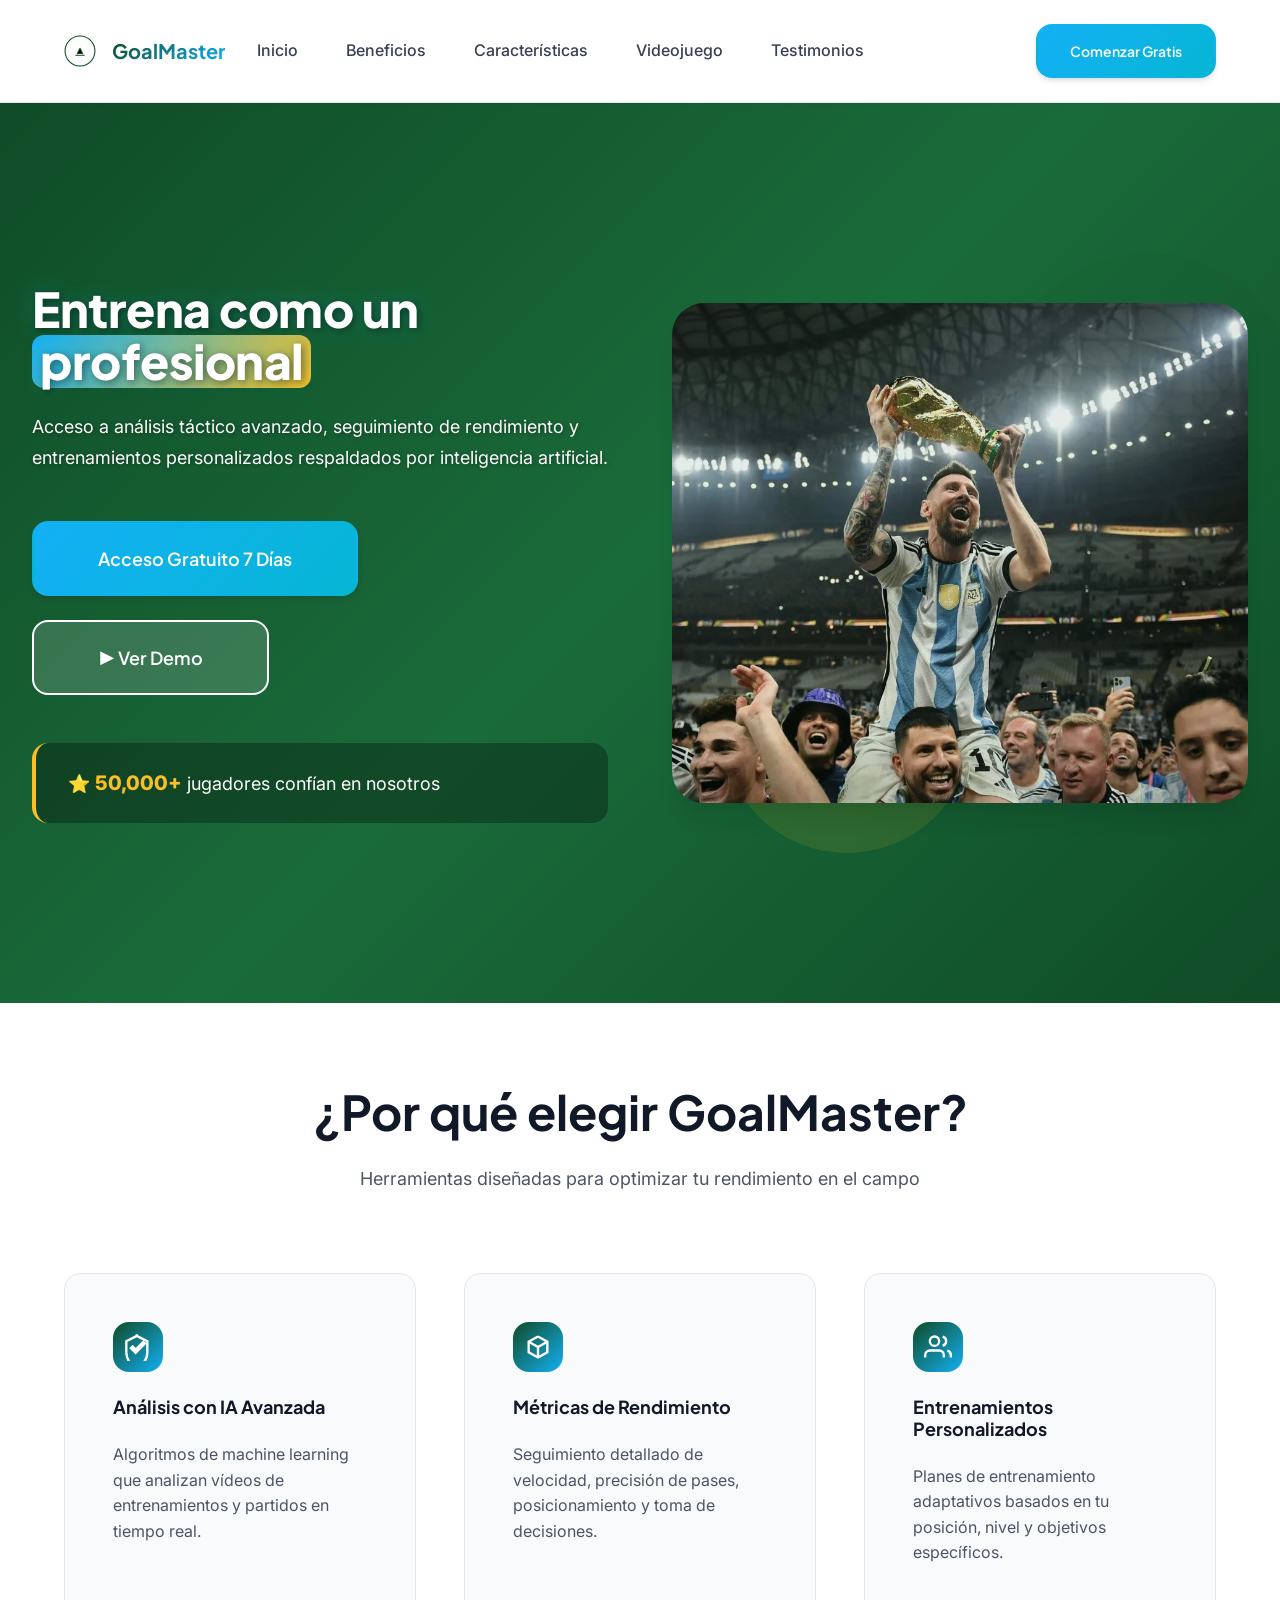
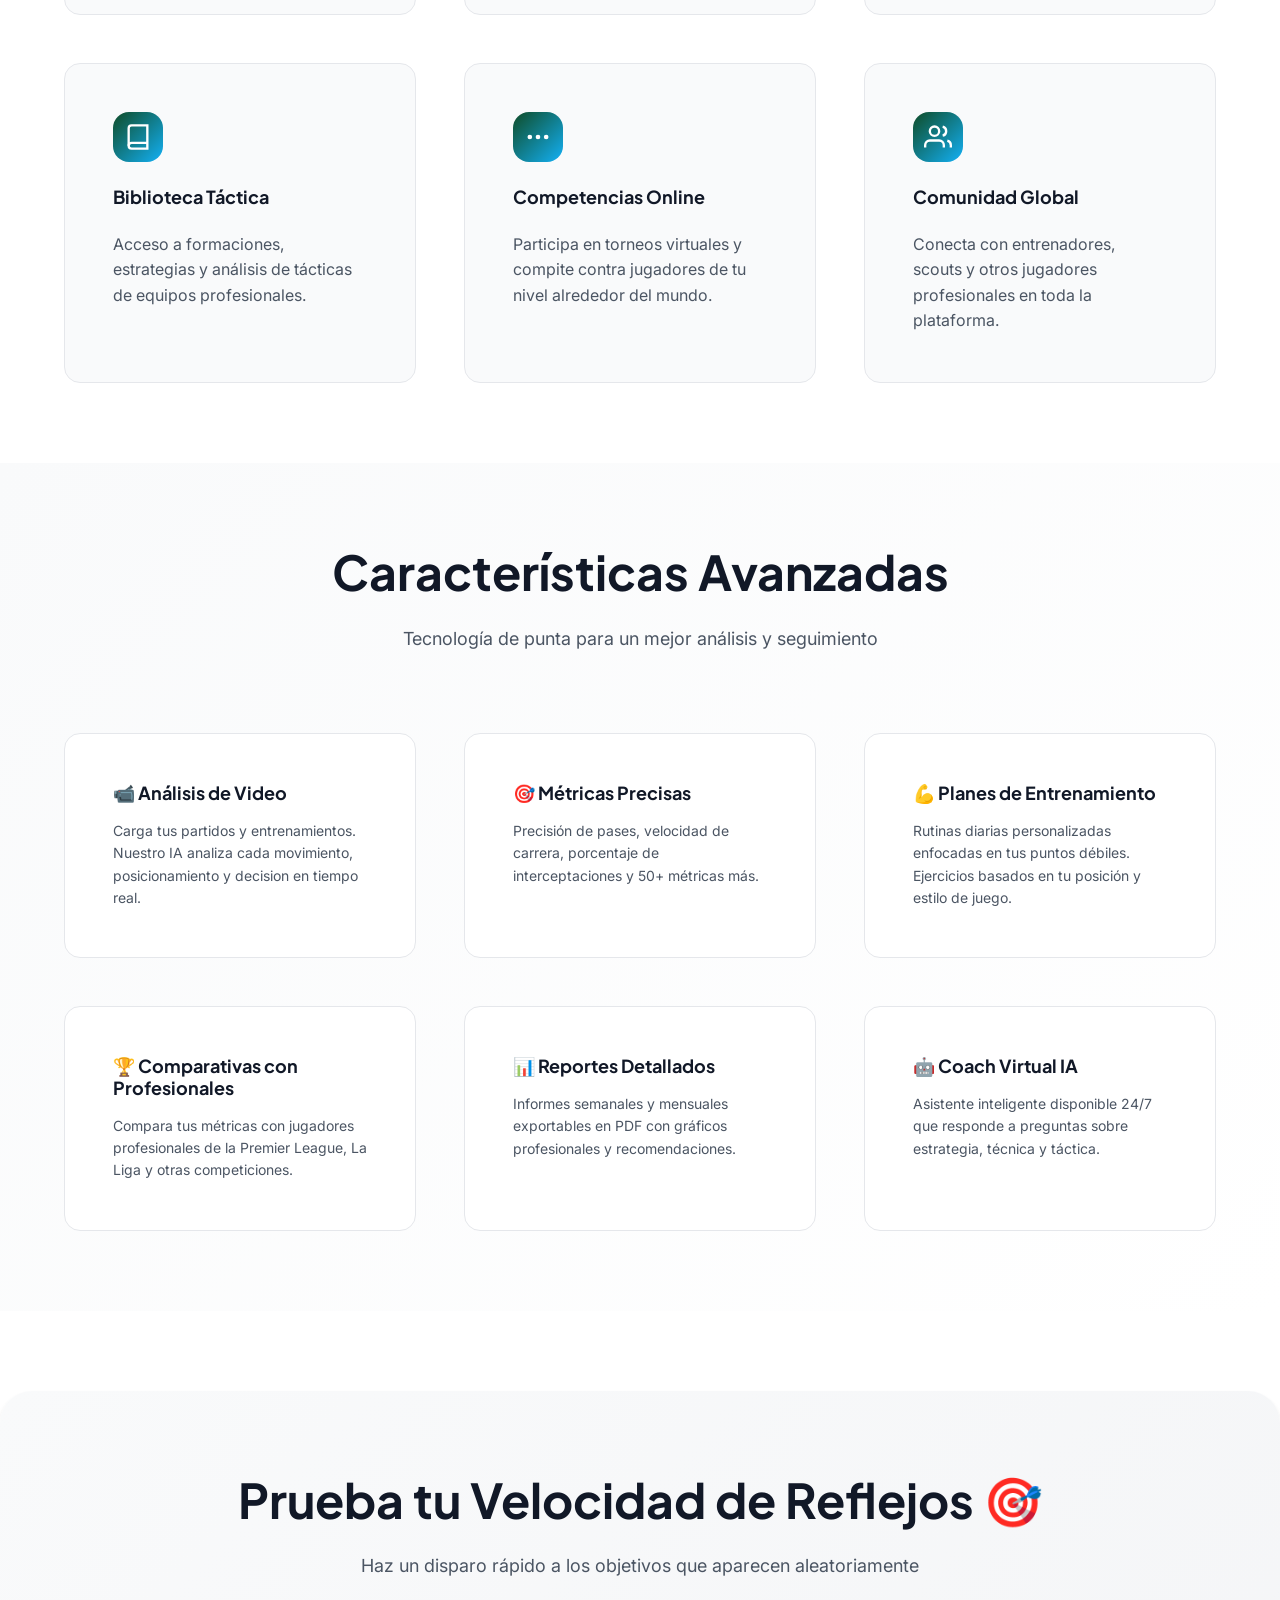
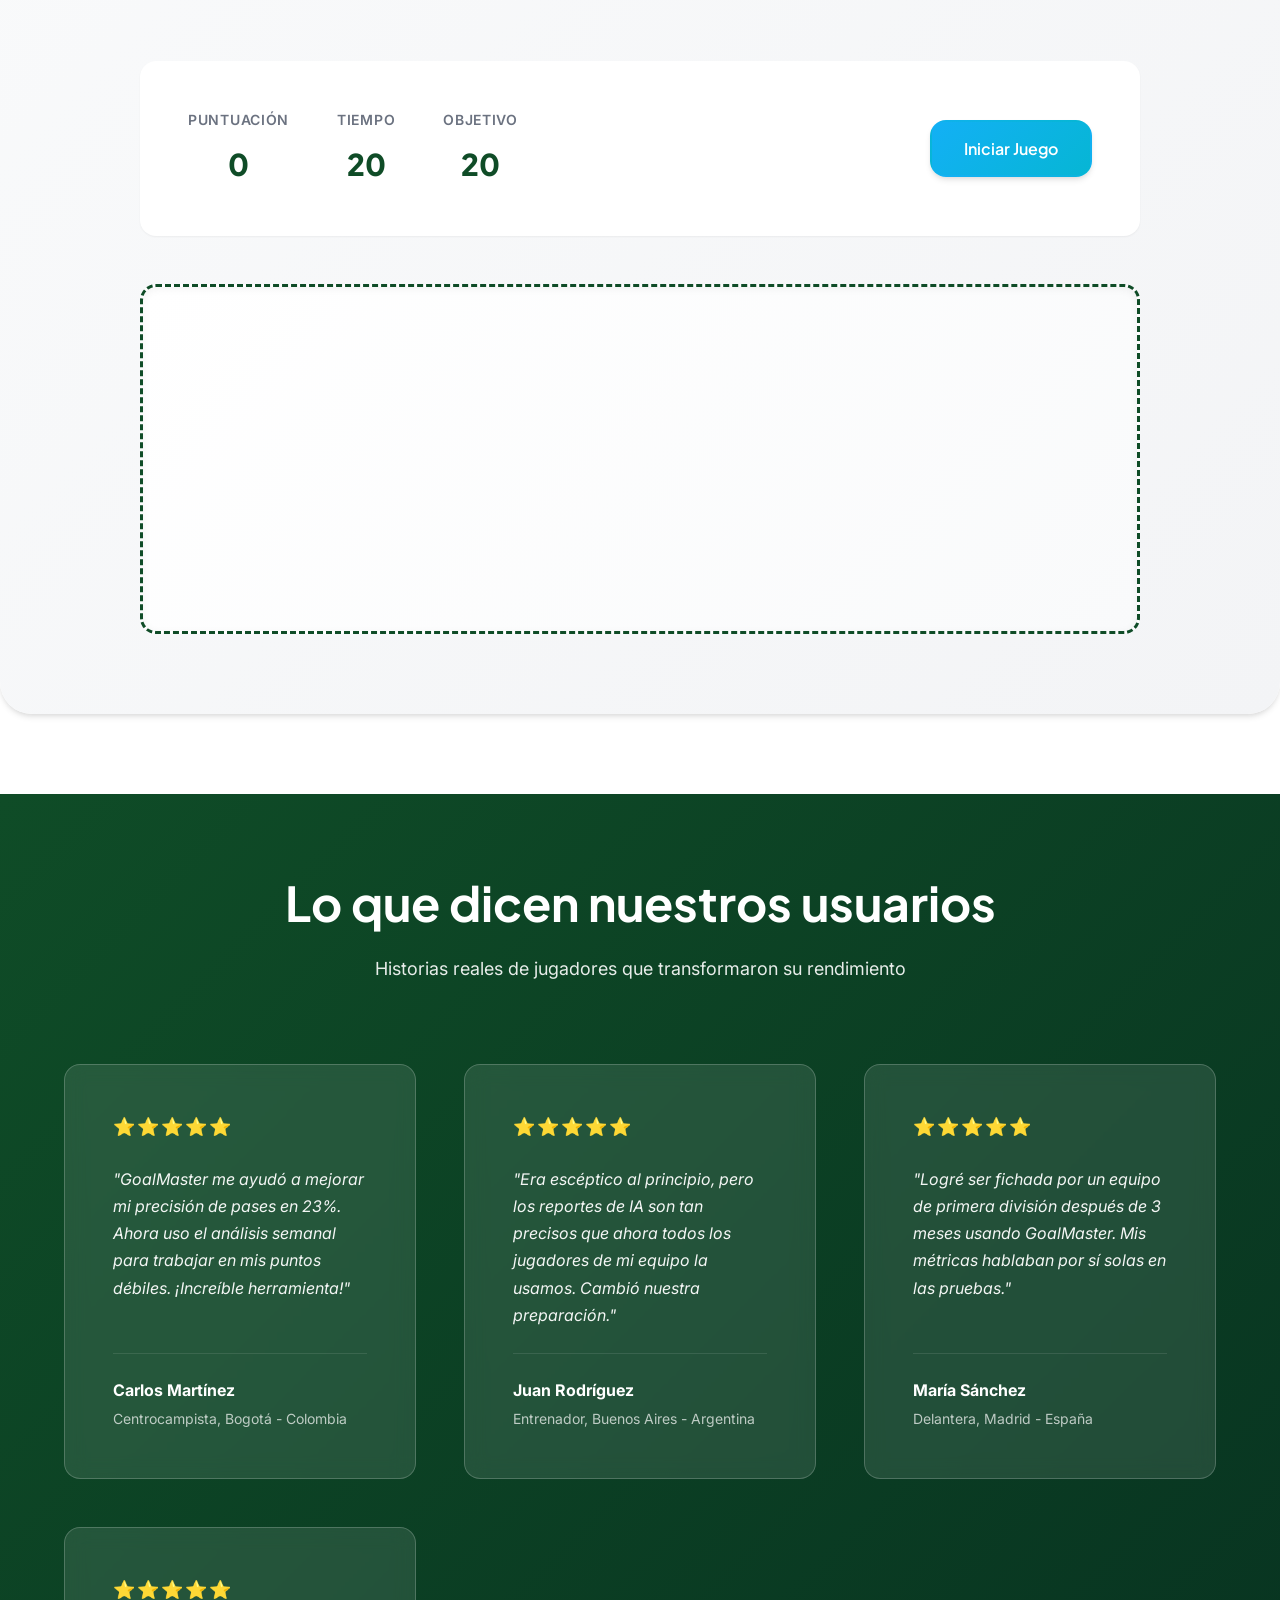
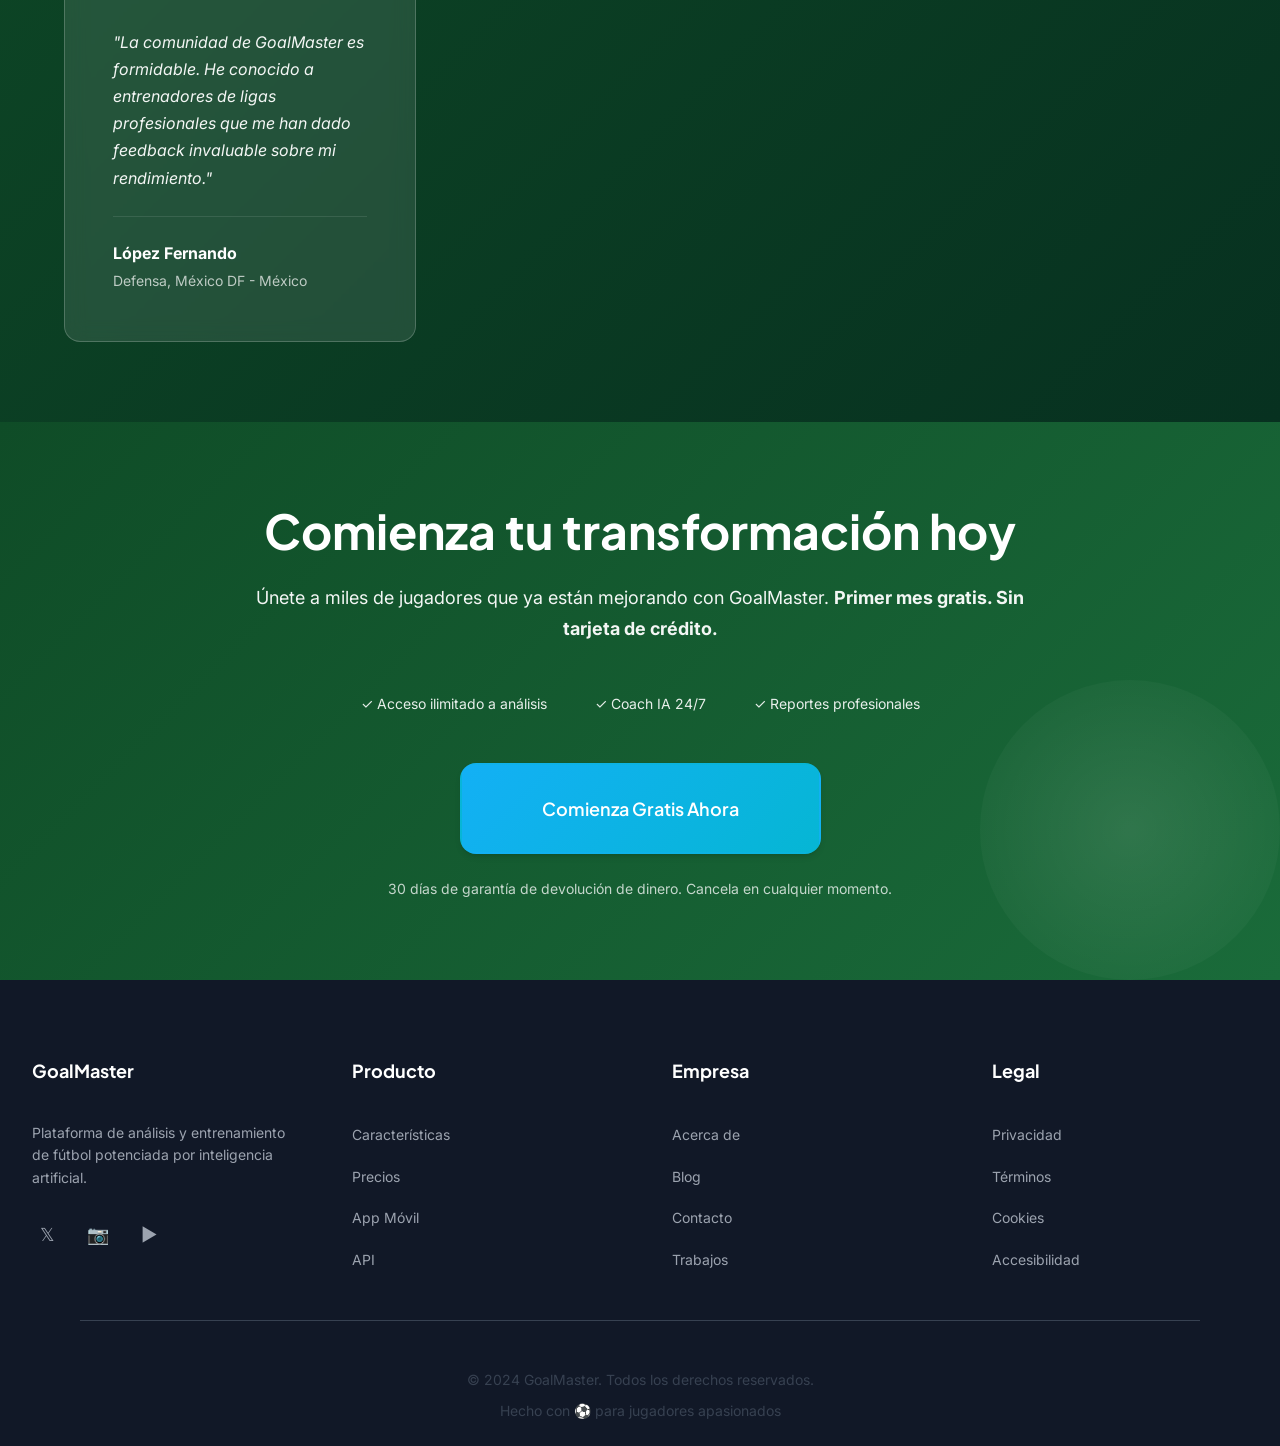
<file: GoalMaster/index.html>
<!DOCTYPE html>
<html lang="es">
<head>
    <!-- Metaetiquetas esenciales para SEO y compatibilidad -->
    <meta charset="UTF-8">
    <meta name="viewport" content="width=device-width, initial-scale=1.0">
    <meta name="description" content="GoalMaster - Plataforma profesional de entrenamiento y análisis de fútbol. Mejora tu juego con IA y análisis táctico avanzado.">
    <meta name="keywords" content="fútbol, entrenamiento, análisis, táctica, rendimiento deportivo">
    <meta name="author" content="GoalMaster Team">
    <meta name="theme-color" content="#0f4c27">
    
    <!-- Open Graph para redes sociales -->
    <meta property="og:type" content="website">
    <meta property="og:title" content="GoalMaster - Entrena como un profesional">
    <meta property="og:description" content="Plataforma de análisis y entrenamiento de fútbol con tecnología IA.">
    
    <!-- Título de la página -->
    <title>GoalMaster | Plataforma Profesional de Entrenamiento de Fútbol</title>
    
    <!-- Hoja de estilos -->
    <link rel="stylesheet" href="styles.css">
    
    <!-- Fuentes de Google Fonts para tipografía profesional -->
    <link rel="preconnect" href="https://fonts.googleapis.com">
    <link rel="preconnect" href="https://fonts.gstatic.com" crossorigin>
    <link href="https://fonts.googleapis.com/css2?family=Inter:wght@400;500;600;700;800&family=Plus+Jakarta+Sans:wght@600;700;800&display=swap" rel="stylesheet">
</head>
<body>
    <!-- ============================================
         HEADER - Navegación Principal
         ============================================ -->
    <header class="header" role="banner">
        <div class="header__container">
            <!-- Logo -->
            <div class="header__logo">
                <svg class="logo__icon" viewBox="0 0 60 60" aria-label="GoalMaster Logo">
                    <circle cx="30" cy="30" r="28" fill="none" stroke="currentColor" stroke-width="2"/>
                    <path d="M25 35 L30 25 L35 35 M22 38 L38 38" stroke="currentColor" stroke-width="2" stroke-linecap="round" stroke-linejoin="round"/>
                </svg>
                <span class="logo__text">GoalMaster</span>
            </div>

            <!-- Navegación principal -->
            <nav class="nav" aria-label="Navegación principal">
                <ul class="nav__list">
                    <li><a href="#inicio" class="nav__link">Inicio</a></li>
                    <li><a href="#beneficios" class="nav__link">Beneficios</a></li>
                    <li><a href="#caracteristicas" class="nav__link">Características</a></li>
                    <li><a href="#minijuego" class="nav__link">Videojuego</a></li>
                    <li><a href="#testimonios" class="nav__link">Testimonios</a></li>
                </ul>
            </nav>

            <!-- Botón CTA principal -->
            <button class="btn btn--primary btn--header" aria-label="Comenzar prueba gratuita de GoalMaster">
                Comenzar Gratis
            </button>
        </div>
    </header>

    <!-- ============================================
         MAIN - Contenido Principal
         ============================================ -->
    <main class="main" role="main">
        
        <!-- ============================================
             SECTION: Hero Section - Impacto inicial
             ============================================ -->
        <section class="hero" id="inicio" aria-label="Sección de presentación principal">
            <div class="hero__content">
                <h1 class="hero__title">
                    Entrena como un <span class="highlight">profesional</span>
                </h1>
                <p class="hero__subtitle">
                    Acceso a análisis táctico avanzado, seguimiento de rendimiento y entrenamientos personalizados respaldados por inteligencia artificial.
                </p>
                
                <!-- Grupo de botones CTA -->
                <div class="hero__cta">
                    <button class="btn btn--primary btn--large" aria-label="Iniciar acceso gratuito a GoalMaster por 7 días">
                        Acceso Gratuito 7 Días
                    </button>
                    <button class="btn btn--secondary btn--large" aria-label="Ver video de demostración de GoalMaster">
                        ▶ Ver Demo
                    </button>
                </div>

                <!-- Información de confianza -->
                <div class="hero__trust">
                    <p class="trust__text" aria-label="Más de 50,000 jugadores activos en la plataforma">
                        ⭐ <strong>50,000+</strong> jugadores confían en nosotros
                    </p>
                </div>
            </div>

            <!-- Elemento visual del hero - Messi con Copa del Mundo -->
            <div class="hero__visual">
                <img src="./lionel-messi_1440x810_wmk.webp" 
                     alt="Lionel Messi levantando la Copa del Mundo" 
                     class="hero__player" />
                <div class="hero__shape hero__shape--1"></div>
                <div class="hero__shape hero__shape--2"></div>
                <div class="hero__shape hero__shape--3"></div>
            </div>
        </section>

        <!-- ============================================
             SECTION: Beneficios principales
             ============================================ -->
        <section class="benefits" id="beneficios" aria-label="Beneficios principales de GoalMaster">
            <div class="container">
                <header class="section__header">
                    <h2 class="section__title">¿Por qué elegir GoalMaster?</h2>
                    <p class="section__subtitle">Herramientas diseñadas para optimizar tu rendimiento en el campo</p>
                </header>

                <!-- Grid de beneficios -->
                <div class="benefits__grid">
                    <!-- Beneficio 1 -->
                    <article class="benefit-card" aria-label="Análisis basado en IA para mejorar tu juego">
                        <div class="benefit-card__icon">
                            <svg viewBox="0 0 24 24" fill="none" stroke="currentColor" stroke-width="2" aria-hidden="true">
                                <path d="M12 2L2 7v10c0 5.55 3.84 10.74 9 12 5.16-1.26 9-6.45 9-12V7l-10-5z"/>
                                <path d="M10 17l-4-4 1.41-1.41L10 14.17l6.59-6.59L18 9l-8 8z"/>
                            </svg>
                        </div>
                        <h3 class="benefit-card__title">Análisis con IA Avanzada</h3>
                        <p class="benefit-card__text">Algoritmos de machine learning que analizan vídeos de entrenamientos y partidos en tiempo real.</p>
                    </article>

                    <!-- Beneficio 2 -->
                    <article class="benefit-card" aria-label="Seguimiento de rendimiento individual y de equipo">
                        <div class="benefit-card__icon">
                            <svg viewBox="0 0 24 24" fill="none" stroke="currentColor" stroke-width="2" aria-hidden="true">
                                <polyline points="12 3 20 7.5 20 16.5 12 21 4 16.5 4 7.5 12 3"/>
                                <polyline points="12 12 20 7.5"/>
                                <polyline points="12 12 12 21"/>
                                <polyline points="12 12 4 7.5"/>
                            </svg>
                        </div>
                        <h3 class="benefit-card__title">Métricas de Rendimiento</h3>
                        <p class="benefit-card__text">Seguimiento detallado de velocidad, precisión de pases, posicionamiento y toma de decisiones.</p>
                    </article>

                    <!-- Beneficio 3 -->
                    <article class="benefit-card" aria-label="Entrenamientos personalizados adaptados a tu nivel">
                        <div class="benefit-card__icon">
                            <svg viewBox="0 0 24 24" fill="none" stroke="currentColor" stroke-width="2" aria-hidden="true">
                                <path d="M17 21v-2a4 4 0 0 0-4-4H5a4 4 0 0 0-4 4v2"/>
                                <circle cx="9" cy="7" r="4"/>
                                <path d="M23 21v-2a4 4 0 0 0-3-3.87"/>
                                <path d="M16 3.13a4 4 0 0 1 0 7.75"/>
                            </svg>
                        </div>
                        <h3 class="benefit-card__title">Entrenamientos Personalizados</h3>
                        <p class="benefit-card__text">Planes de entrenamiento adaptativos basados en tu posición, nivel y objetivos específicos.</p>
                    </article>

                    <!-- Beneficio 4 -->
                    <article class="benefit-card" aria-label="Acceso a biblioteca de estrategias tácticas profesionales">
                        <div class="benefit-card__icon">
                            <svg viewBox="0 0 24 24" fill="none" stroke="currentColor" stroke-width="2" aria-hidden="true">
                                <path d="M4 19.5A2.5 2.5 0 0 1 6.5 17H20"/>
                                <path d="M6.5 2H20v20H6.5A2.5 2.5 0 0 1 4 19.5v-15A2.5 2.5 0 0 1 6.5 2z"/>
                            </svg>
                        </div>
                        <h3 class="benefit-card__title">Biblioteca Táctica</h3>
                        <p class="benefit-card__text">Acceso a formaciones, estrategias y análisis de tácticas de equipos profesionales.</p>
                    </article>

                    <!-- Beneficio 5 -->
                    <article class="benefit-card" aria-label="Competencias en tiempo real y clasificaciones">
                        <div class="benefit-card__icon">
                            <svg viewBox="0 0 24 24" fill="none" stroke="currentColor" stroke-width="2" aria-hidden="true">
                                <circle cx="12" cy="12" r="1"/>
                                <circle cx="19" cy="12" r="1"/>
                                <circle cx="5" cy="12" r="1"/>
                            </svg>
                        </div>
                        <h3 class="benefit-card__title">Competencias Online</h3>
                        <p class="benefit-card__text">Participa en torneos virtuales y compite contra jugadores de tu nivel alrededor del mundo.</p>
                    </article>

                    <!-- Beneficio 6 -->
                    <article class="benefit-card" aria-label="Comunidad global de jugadores profesionales">
                        <div class="benefit-card__icon">
                            <svg viewBox="0 0 24 24" fill="none" stroke="currentColor" stroke-width="2" aria-hidden="true">
                                <path d="M17 21v-2a4 4 0 0 0-4-4H5a4 4 0 0 0-4 4v2"/>
                                <circle cx="9" cy="7" r="4"/>
                                <path d="M23 21v-2a4 4 0 0 0-3-3.87"/>
                                <path d="M16 3.13a4 4 0 0 1 0 7.75"/>
                            </svg>
                        </div>
                        <h3 class="benefit-card__title">Comunidad Global</h3>
                        <p class="benefit-card__text">Conecta con entrenadores, scouts y otros jugadores profesionales en toda la plataforma.</p>
                    </article>
                </div>
            </div>
        </section>

        <!-- ============================================
             SECTION: Características Técnicas
             ============================================ -->
        <section class="features" id="caracteristicas" aria-label="Características técnicas de la plataforma">
            <div class="container">
                <header class="section__header">
                    <h2 class="section__title">Características Avanzadas</h2>
                    <p class="section__subtitle">Tecnología de punta para un mejor análisis y seguimiento</p>
                </header>

                <!-- Grid de características -->
                <div class="features__grid">
                    <!-- Característica 1 -->
                    <article class="feature-item">
                        <h3 class="feature-item__title">📹 Análisis de Video</h3>
                        <p class="feature-item__description">Carga tus partidos y entrenamientos. Nuestro IA analiza cada movimiento, posicionamiento y decision en tiempo real.</p>
                    </article>

                    <!-- Característica 2 -->
                    <article class="feature-item">
                        <h3 class="feature-item__title">🎯 Métricas Precisas</h3>
                        <p class="feature-item__description">Precisión de pases, velocidad de carrera, porcentaje de interceptaciones y 50+ métricas más.</p>
                    </article>

                    <!-- Característica 3 -->
                    <article class="feature-item">
                        <h3 class="feature-item__title">💪 Planes de Entrenamiento</h3>
                        <p class="feature-item__description">Rutinas diarias personalizadas enfocadas en tus puntos débiles. Ejercicios basados en tu posición y estilo de juego.</p>
                    </article>

                    <!-- Característica 4 -->
                    <article class="feature-item">
                        <h3 class="feature-item__title">🏆 Comparativas con Profesionales</h3>
                        <p class="feature-item__description">Compara tus métricas con jugadores profesionales de la Premier League, La Liga y otras competiciones.</p>
                    </article>

                    <!-- Característica 5 -->
                    <article class="feature-item">
                        <h3 class="feature-item__title">📊 Reportes Detallados</h3>
                        <p class="feature-item__description">Informes semanales y mensuales exportables en PDF con gráficos profesionales y recomendaciones.</p>
                    </article>

                    <!-- Característica 6 -->
                    <article class="feature-item">
                        <h3 class="feature-item__title">🤖 Coach Virtual IA</h3>
                        <p class="feature-item__description">Asistente inteligente disponible 24/7 que responde a preguntas sobre estrategia, técnica y táctica.</p>
                    </article>
                </div>
            </div>
        </section>

        <!-- ============================================
             SECTION: Minijuego de Reflejos
             ============================================ -->
        <section class="minigame" id="minijuego" aria-label="Minijuego de reflejos de fútbol">
            <div class="container">
                <header class="section__header">
                    <h2 class="section__title">Prueba tu Velocidad de Reflejos 🎯</h2>
                    <p class="section__subtitle">Haz un disparo rápido a los objetivos que aparecen aleatoriamente</p>
                </header>

                <!-- Contenedor del minijuego -->
                <div class="minigame__wrapper">
                    <!-- Panel de control del juego -->
                    <div class="minigame__controls">
                        <div class="minigame__info">
                            <div class="minigame__stat">
                                <span class="minigame__label">Puntuación</span>
                                <span class="minigame__value" id="game-score">0</span>
                            </div>
                            <div class="minigame__stat">
                                <span class="minigame__label">Tiempo</span>
                                <span class="minigame__value" id="game-time">20</span>
                            </div>
                            <div class="minigame__stat">
                                <span class="minigame__label">Objetivo</span>
                                <span class="minigame__value" id="game-target">20</span>
                            </div>
                        </div>
                        <button class="btn btn--primary" id="game-btn" aria-label="Iniciar minijuego de reflejos">
                            Iniciar Juego
                        </button>
                    </div>

                    <!-- Área de juego -->
                    <div class="minigame__area" id="game-area" aria-label="Área de juego donde aparecen los objetivos">
                        <!-- Los objetivos se generarán aquí con JavaScript -->
                    </div>

                    <!-- Resultado final -->
                    <div class="minigame__result" id="game-result" style="display: none;">
                        <h3 class="minigame__result-title">¡Juego Terminado!</h3>
                        <p class="minigame__result-score">Puntuación Final: <span id="final-score">0</span></p>
                        <p class="minigame__result-message" id="result-message"></p>
                        <button class="btn btn--secondary" id="game-restart" aria-label="Reiniciar el minijuego">
                            Jugar de Nuevo
                        </button>
                    </div>
                </div>
            </div>
        </section>

        <!-- ============================================
             SECTION: Testimonios - Prueba Social
             ============================================ -->
        <section class="testimonials" id="testimonios" aria-label="Testimonios de usuarios satisfechos">
            <div class="container">
                <header class="section__header">
                    <h2 class="section__title">Lo que dicen nuestros usuarios</h2>
                    <p class="section__subtitle">Historias reales de jugadores que transformaron su rendimiento</p>
                </header>

                <!-- Carrusel de testimonios -->
                <div class="testimonials__grid">
                    <!-- Testimonio 1 -->
                    <article class="testimonial-card">
                        <div class="testimonial-card__rating" aria-label="Calificación de 5 estrellas">
                            ⭐⭐⭐⭐⭐
                        </div>
                        <p class="testimonial-card__text">
                            "GoalMaster me ayudó a mejorar mi precisión de pases en 23%. Ahora uso el análisis semanal para trabajar en mis puntos débiles. ¡Increíble herramienta!"
                        </p>
                        <div class="testimonial-card__author">
                            <strong>Carlos Martínez</strong>
                            <span>Centrocampista, Bogotá - Colombia</span>
                        </div>
                    </article>

                    <!-- Testimonio 2 -->
                    <article class="testimonial-card">
                        <div class="testimonial-card__rating" aria-label="Calificación de 5 estrellas">
                            ⭐⭐⭐⭐⭐
                        </div>
                        <p class="testimonial-card__text">
                            "Era escéptico al principio, pero los reportes de IA son tan precisos que ahora todos los jugadores de mi equipo la usamos. Cambió nuestra preparación."
                        </p>
                        <div class="testimonial-card__author">
                            <strong>Juan Rodríguez</strong>
                            <span>Entrenador, Buenos Aires - Argentina</span>
                        </div>
                    </article>

                    <!-- Testimonio 3 -->
                    <article class="testimonial-card">
                        <div class="testimonial-card__rating" aria-label="Calificación de 5 estrellas">
                            ⭐⭐⭐⭐⭐
                        </div>
                        <p class="testimonial-card__text">
                            "Logré ser fichada por un equipo de primera división después de 3 meses usando GoalMaster. Mis métricas hablaban por sí solas en las pruebas."
                        </p>
                        <div class="testimonial-card__author">
                            <strong>María Sánchez</strong>
                            <span>Delantera, Madrid - España</span>
                        </div>
                    </article>

                    <!-- Testimonio 4 -->
                    <article class="testimonial-card">
                        <div class="testimonial-card__rating" aria-label="Calificación de 5 estrellas">
                            ⭐⭐⭐⭐⭐
                        </div>
                        <p class="testimonial-card__text">
                            "La comunidad de GoalMaster es formidable. He conocido a entrenadores de ligas profesionales que me han dado feedback invaluable sobre mi rendimiento."
                        </p>
                        <div class="testimonial-card__author">
                            <strong>López Fernando</strong>
                            <span>Defensa, México DF - México</span>
                        </div>
                    </article>
                </div>
            </div>
        </section>

        <!-- ============================================
             SECTION: CTA Final - Última oportunidad de conversión
             ============================================ -->
        <section class="cta-final" aria-label="Llamada final a la acción">
            <div class="cta-final__content">
                <h2 class="cta-final__title">Comienza tu transformación hoy</h2>
                <p class="cta-final__subtitle">
                    Únete a miles de jugadores que ya están mejorando con GoalMaster. 
                    <strong>Primer mes gratis. Sin tarjeta de crédito.</strong>
                </p>
                
                <!-- Característica de valor agregado -->
                <div class="cta-final__benefits">
                    <span class="benefit-tag">✓ Acceso ilimitado a análisis</span>
                    <span class="benefit-tag">✓ Coach IA 24/7</span>
                    <span class="benefit-tag">✓ Reportes profesionales</span>
                </div>

                <!-- Botón CTA prominente -->
                <button class="btn btn--primary btn--xlarge" aria-label="Comenzar prueba gratuita de 7 días">
                    Comienza Gratis Ahora
                </button>

                <p class="cta-final__legal">30 días de garantía de devolución de dinero. Cancela en cualquier momento.</p>
            </div>

            <!-- Elemento decorativo -->
            <div class="cta-final__decoration" aria-hidden="true"></div>
        </section>
    </main>

    <!-- ============================================
         FOOTER - Pie de página
         ============================================ -->
    <footer class="footer" role="contentinfo">
        <div class="footer__container">
            <!-- Columna 1: Info de marca -->
            <div class="footer__column">
                <h4 class="footer__title">GoalMaster</h4>
                <p class="footer__description">
                    Plataforma de análisis y entrenamiento de fútbol potenciada por inteligencia artificial.
                </p>
                <div class="footer__social">
                    <a href="#" aria-label="Síguenos en Twitter" title="Twitter">𝕏</a>
                    <a href="#" aria-label="Síguenos en Instagram" title="Instagram">📷</a>
                    <a href="#" aria-label="Síguenos en YouTube" title="YouTube">▶️</a>
                </div>
            </div>

            <!-- Columna 2: Enlaces de producto -->
            <div class="footer__column">
                <h4 class="footer__title">Producto</h4>
                <ul class="footer__links">
                    <li><a href="#" title="Características de GoalMaster">Características</a></li>
                    <li><a href="#" title="Planes de precios">Precios</a></li>
                    <li><a href="#" title="Aplicación móvil">App Móvil</a></li>
                    <li><a href="#" title="Documentación técnica">API</a></li>
                </ul>
            </div>

            <!-- Columna 3: Empresa -->
            <div class="footer__column">
                <h4 class="footer__title">Empresa</h4>
                <ul class="footer__links">
                    <li><a href="#" title="Acerca de GoalMaster">Acerca de</a></li>
                    <li><a href="#" title="Blog y recursos">Blog</a></li>
                    <li><a href="#" title="Contacto">Contacto</a></li>
                    <li><a href="#" title="Oportunidades de empleo">Trabajos</a></li>
                </ul>
            </div>

            <!-- Columna 4: Legal -->
            <div class="footer__column">
                <h4 class="footer__title">Legal</h4>
                <ul class="footer__links">
                    <li><a href="#" title="Política de privacidad">Privacidad</a></li>
                    <li><a href="#" title="Términos de servicio">Términos</a></li>
                    <li><a href="#" title="Cookies">Cookies</a></li>
                    <li><a href="#" title="Accesibilidad">Accesibilidad</a></li>
                </ul>
            </div>
        </div>

        <!-- Línea divisoria -->
        <div class="footer__divider"></div>

        <!-- Copyright -->
        <div class="footer__bottom">
            <p>&copy; 2024 GoalMaster. Todos los derechos reservados.</p>
            <p>Hecho con ⚽ para jugadores apasionados</p>
        </div>
    </footer>

    <!-- ============================================
         SCRIPTS - Lógica del minijuego
         ============================================ -->
    <script>
        class FootballReflexGame {
            constructor() {
                this.gameArea = document.getElementById('game-area');
                this.gameBtn = document.getElementById('game-btn');
                this.resultDiv = document.getElementById('game-result');
                this.restartBtn = document.getElementById('game-restart');
                this.scoreDisplay = document.getElementById('game-score');
                this.timeDisplay = document.getElementById('game-time');
                this.targetDisplay = document.getElementById('game-target');
                this.finalScoreDisplay = document.getElementById('final-score');
                this.resultMessage = document.getElementById('result-message');

                this.score = 0;
                this.timeLeft = 20;
                this.targetTime = null;
                this.gameActive = false;
                this.targetsCreated = 0;
                this.maxTargets = 20; // Cambiar número de objetivos
                this.targetInterval = null;
                this.timerInterval = null;

                this.init();
            }

            init() {
                this.gameBtn.addEventListener('click', () => this.startGame());
                this.restartBtn.addEventListener('click', () => this.resetGame());
                // Detectar clicks fuera del balón para restar puntos
                this.gameArea.addEventListener('click', (e) => this.handleAreaClick(e));
            }

            startGame() {
                this.score = 0;
                this.timeLeft = 20;
                this.targetsCreated = 0;
                this.gameActive = true;
                this.resultDiv.style.display = 'none';
                this.gameArea.innerHTML = '';
                this.gameBtn.disabled = true;
                this.gameBtn.textContent = 'Juego en curso...';
                this.updateDisplay();

                // Crear objetivos cada 550ms (más balones)
                this.targetInterval = setInterval(() => this.createTarget(), 550);

                // Timer
                this.timerInterval = setInterval(() => {
                    this.timeLeft--;
                    this.updateDisplay();

                    if (this.timeLeft <= 0) {
                        this.endGame();
                    }
                }, 1000);
            }

            createTarget() {
                if (!this.gameActive || this.targetsCreated >= this.maxTargets) {
                    clearInterval(this.targetInterval);
                    return;
                }

                const target = document.createElement('div');
                target.className = 'minigame__target';
                target.innerHTML = '⚽';

                // Posición aleatoria
                const randomX = Math.random() * (this.gameArea.clientWidth - 80);
                const randomY = Math.random() * (this.gameArea.clientHeight - 80);

                target.style.left = randomX + 'px';
                target.style.top = randomY + 'px';

                target.addEventListener('click', (e) => {
                    e.stopPropagation();
                    this.hitTarget(target);
                });

                this.gameArea.appendChild(target);
                this.targetsCreated++;

                // Auto-eliminar después de 2 segundos si no lo golpean
                setTimeout(() => {
                    if (target.parentElement) {
                        this.missTarget(target); // Restar puntos por fallar
                    }
                }, 2000);
            }

            hitTarget(target) {
                this.score += 10;
                target.style.background = '#22c55e';
                target.innerHTML = '✓';
                this.updateDisplay();

                // Animación de desaparición
                setTimeout(() => target.remove(), 200);
            }

            missTarget(target) {
                this.score = Math.max(0, this.score - 5); // Restar 5 puntos, mínimo 0
                target.style.background = '#ef4444';
                target.style.opacity = '0.5';
                target.innerHTML = '✗';
                this.updateDisplay();

                // Animación de desaparición
                setTimeout(() => target.remove(), 300);
            }

            handleAreaClick(e) {
                // Solo registrar si el juego está activo
                if (!this.gameActive) return;

                // Si clickeó en un balón, ignorar (ya se maneja en hitTarget)
                if (e.target.classList.contains('minigame__target')) return;

                // Si clickeó en el área vacía, restar puntos
                this.score = Math.max(0, this.score - 3); // Restar 3 puntos por fallo
                this.updateDisplay();

                // Efecto visual de fallo
                const clickX = e.offsetX;
                const clickY = e.offsetY;
                this.showMissEffect(clickX, clickY);
            }

            showMissEffect(x, y) {
                const missMarker = document.createElement('div');
                missMarker.style.position = 'absolute';
                missMarker.style.left = (x - 15) + 'px';
                missMarker.style.top = (y - 15) + 'px';
                missMarker.style.width = '30px';
                missMarker.style.height = '30px';
                missMarker.style.color = '#ef4444';
                missMarker.style.fontSize = '24px';
                missMarker.style.pointerEvents = 'none';
                missMarker.style.animation = 'missFloat 0.6s ease-out forwards';
                missMarker.innerHTML = '✗';
                
                this.gameArea.appendChild(missMarker);

                setTimeout(() => missMarker.remove(), 600);
            }

            endGame() {
                this.gameActive = false;
                clearInterval(this.targetInterval);
                clearInterval(this.timerInterval);

                // Mostrar resultado
                this.finalScoreDisplay.textContent = this.score;
                
                let mensaje = '';
                if (this.score >= 80) {
                    mensaje = '🏆 ¡Excelente! Tienes reflejos de profesional.';
                } else if (this.score >= 60) {
                    mensaje = '⚡ ¡Muy bien! Tus reflejos son muy rápidos.';
                } else if (this.score >= 40) {
                    mensaje = '👍 Buen intento. Entrena más para mejorar.';
                } else {
                    mensaje = '💪 Sigue practicando, ¡lo lograrás!';
                }
                
                this.resultMessage.textContent = mensaje;
                this.resultDiv.style.display = 'flex';
                this.gameBtn.disabled = false;
                this.gameBtn.textContent = 'Iniciar Juego';
                this.gameArea.innerHTML = '';
            }

            resetGame() {
                this.score = 0;
                this.timeLeft = 20;
                this.targetsCreated = 0;
                this.gameArea.innerHTML = '';
                this.resultDiv.style.display = 'none';
                this.updateDisplay();
                this.startGame();
            }

            updateDisplay() {
                this.scoreDisplay.textContent = this.score;
                this.timeDisplay.textContent = this.timeLeft;
                this.targetDisplay.textContent = this.maxTargets;
            }
        }

        // Inicializar el juego cuando el DOM esté listo
        document.addEventListener('DOMContentLoaded', () => {
            new FootballReflexGame();
        });
    </script>
</body>
</html>
</file>
<file: GoalMaster/styles.css>
/* ============================================
   GOALMASTER LANDING PAGE - CSS3 AVANZADO
   
   Autor: Equipo GoalMaster
   Descripción: Estilos profesionales con variables CSS, Grid, Flexbox,
                diseño responsive y accesibilidad WCAG AA
   ============================================ */

/* ============================================
   1. VARIABLES CSS (TEMAS Y COLORES)
   ============================================ */

:root {
  /* Paleta de colores primaria (Tema Verde Fútbol) */
  --color-primary: #0f4c27;
  --color-primary-light: #1a6b3a;
  --color-primary-dark: #073120;
  --color-primary-accent: #22d3ee;

  /* Colores secundarios */
  --color-secondary: #fbbf24;
  --color-accent: #13b0f5;
  --color-success: #10b981;
  --color-danger: #ef4444;

  /* Colores neutrales */
  --color-white: #ffffff;
  --color-gray-50: #f9fafb;
  --color-gray-100: #f3f4f6;
  --color-gray-200: #e5e7eb;
  --color-gray-300: #d1d5db;
  --color-gray-400: #9ca3af;
  --color-gray-500: #6b7280;
  --color-gray-600: #4b5563;
  --color-gray-700: #374151;
  --color-gray-800: #1f2937;
  --color-gray-900: #111827;

  /* Tipografía */
  --font-heading: 'Plus Jakarta Sans', sans-serif;
  --font-body: 'Inter', sans-serif;
  --font-size-xs: 0.75rem;
  --font-size-sm: 0.875rem;
  --font-size-base: 1rem;
  --font-size-lg: 1.125rem;
  --font-size-xl: 1.25rem;
  --font-size-2xl: 1.5rem;
  --font-size-3xl: 1.875rem;
  --font-size-4xl: 2.25rem;
  --font-size-5xl: 3rem;

  /* Espaciado */
  --spacing-xs: 0.25rem;
  --spacing-sm: 0.5rem;
  --spacing-md: 1rem;
  --spacing-lg: 1.5rem;
  --spacing-xl: 2rem;
  --spacing-2xl: 3rem;
  --spacing-3xl: 4rem;
  --spacing-4xl: 5rem;

  /* Transiciones */
  --transition-fast: 150ms ease-in-out;
  --transition-base: 300ms ease-in-out;
  --transition-slow: 500ms ease-in-out;

  /* Sombras */
  --shadow-sm: 0 1px 2px 0 rgba(0, 0, 0, 0.05);
  --shadow-md: 0 4px 6px -1px rgba(0, 0, 0, 0.1), 0 2px 4px -1px rgba(0, 0, 0, 0.06);
  --shadow-lg: 0 10px 15px -3px rgba(0, 0, 0, 0.1), 0 4px 6px -2px rgba(0, 0, 0, 0.05);
  --shadow-xl: 0 20px 25px -5px rgba(0, 0, 0, 0.1), 0 10px 10px -5px rgba(0, 0, 0, 0.04);

  /* Border radius */
  --radius-xs: 0.25rem;
  --radius-sm: 0.5rem;
  --radius-md: 0.75rem;
  --radius-lg: 1rem;
  --radius-xl: 1.5rem;
  --radius-2xl: 2rem;
  --radius-full: 9999px;

  /* Puntos de quiebre responsive */
  --breakpoint-sm: 640px;
  --breakpoint-md: 768px;
  --breakpoint-lg: 1024px;
  --breakpoint-xl: 1280px;
  --breakpoint-2xl: 1536px;

  /* Z-index */
  --z-dropdown: 1000;
  --z-sticky: 1020;
  --z-fixed: 1030;
  --z-modal: 1040;
}

/* ============================================
   2. RESET Y ESTILOS GLOBALES
   ============================================ */

/* Herencia de modelo de caja mejorada (border-box) */
*,
*::before,
*::after {
  box-sizing: border-box;
  margin: 0;
  padding: 0;
}

/* Estilos base del documento */
html {
  scroll-behavior: smooth;
  -webkit-font-smoothing: antialiased;
  -moz-osx-font-smoothing: grayscale;
}

/* Estilos del body */
body {
  font-family: var(--font-body);
  font-size: var(--font-size-base);
  line-height: 1.6;
  color: var(--color-gray-900);
  background-color: var(--color-white);
  overflow-x: hidden;
}

/* Estilos body */
body {
  display: block;
  width: 100%;
}

/* Mejorar legibilidad de texto */
p {
  color: var(--color-gray-700);
}

/* ============================================
   3. TIPOGRAFÍA
   ============================================ */

h1, h2, h3, h4, h5, h6 {
  font-family: var(--font-heading);
  font-weight: 700;
  line-height: 1.2;
  color: var(--color-gray-900);
}

h1 {
  font-size: var(--font-size-5xl);
}

h2 {
  font-size: var(--font-size-4xl);
}

h3 {
  font-size: var(--font-size-3xl);
}

h4 {
  font-size: var(--font-size-2xl);
}

/* Resalte de texto */
.highlight {
  color: var(--color-white) !important;
  font-weight: 800;
  background: linear-gradient(135deg, var(--color-accent) 0%, var(--color-secondary) 100%);
  padding: 0 var(--spacing-sm);
  border-radius: var(--radius-md);
  display: inline-block;
}

/* ============================================
   4. COMPONENTES DE BOTONES
   ============================================ */

.btn {
  display: inline-flex;
  align-items: center;
  justify-content: center;
  padding: var(--spacing-md) var(--spacing-xl);
  font-family: var(--font-heading);
  font-weight: 600;
  font-size: var(--font-size-base);
  border: none;
  border-radius: var(--radius-lg);
  cursor: pointer;
  transition: all var(--transition-base);
  text-decoration: none;
  white-space: nowrap;
  vertical-align: middle;

  /* Accesibilidad: Focus visible */
  outline: 2px solid transparent;
  outline-offset: 2px;
}

/* Estado focus para accesibilidad */
.btn:focus-visible {
  outline: 2px solid var(--color-accent);
  outline-offset: 2px;
}

/* Botón primario */
.btn--primary {
  background: linear-gradient(135deg, var(--color-accent), #06b6d4);
  color: var(--color-white);
  border: 2px solid transparent;
  box-shadow: var(--shadow-md);
}

.btn--primary:hover {
  background: linear-gradient(135deg, #0891b2, var(--color-accent));
  transform: translateY(-2px);
  box-shadow: var(--shadow-lg);
}

.btn--primary:active {
  transform: translateY(0);
  box-shadow: var(--shadow-md);
}

/* Botón secundario (outline) */
.btn--secondary {
  background: rgba(255, 255, 255, 0.15);
  color: var(--color-white);
  border: 2px solid var(--color-white);
  backdrop-filter: blur(10px);
}

.btn--secondary:hover {
  background: var(--color-accent);
  color: var(--color-primary);
  transform: translateY(-2px);
  border-color: var(--color-accent);
}

/* Tamaños de botones */
.btn--large {
  padding: var(--spacing-lg) var(--spacing-3xl);
  font-size: var(--font-size-lg);
  opacity: 1 !important;
  visibility: visible !important;
  display: inline-flex !important;
}

.btn--xlarge {
  padding: var(--spacing-xl) var(--spacing-4xl);
  font-size: var(--font-size-lg);
}

.btn--header {
  font-size: var(--font-size-sm);
}

/* ============================================
   5. HEADER - NAVEGACIÓN
   ============================================ */

.header {
  position: sticky;
  top: 0;
  background: var(--color-white);
  border-bottom: 1px solid var(--color-gray-200);
  box-shadow: var(--shadow-sm);
  z-index: var(--z-sticky);
  transition: box-shadow var(--transition-base);
}

.header__container {
  display: flex;
  align-items: center;
  justify-content: space-between;
  max-width: 1280px;
  margin: 0 auto;
  padding: var(--spacing-md) var(--spacing-xl);
  gap: var(--spacing-xl);
}

/* Logo */
.header__logo {
  display: flex;
  align-items: center;
  gap: var(--spacing-md);
  text-decoration: none;
  color: var(--color-primary);
  font-size: var(--font-size-xl);
  font-weight: 700;
  font-family: var(--font-heading);
}

.logo__icon {
  width: 32px;
  height: 32px;
  color: var(--color-primary);
  transition: transform var(--transition-base);
}

.header__logo:hover .logo__icon {
  transform: rotate(10deg) scale(1.1);
}

.logo__text {
  background: linear-gradient(135deg, var(--color-primary), var(--color-accent));
  -webkit-background-clip: text;
  background-clip: text;
  -webkit-text-fill-color: transparent;
}

/* Navegación */
.nav {
  flex: 1;
}

.nav__list {
  display: flex;
  align-items: center;
  gap: var(--spacing-2xl);
  list-style: none;
}

.nav__link {
  color: var(--color-gray-700);
  text-decoration: none;
  font-weight: 500;
  transition: color var(--transition-fast);
  position: relative;
  padding-bottom: var(--spacing-xs);

  /* Subrayado animado */
}

.nav__link::after {
  content: '';
  position: absolute;
  bottom: 0;
  left: 0;
  width: 0;
  height: 2px;
  background: var(--color-primary);
  transition: width var(--transition-fast);
}

.nav__link:hover::after {
  width: 100%;
}

.nav__link:hover {
  color: var(--color-primary);
}

/* Focus visible para accesibilidad */
.nav__link:focus-visible {
  outline: 2px solid var(--color-accent);
  outline-offset: 4px;
  border-radius: var(--radius-sm);
}

/* ============================================
   6. HERO SECTION
   ============================================ */

.hero {
  display: flex;
  align-items: center;
  justify-content: space-between;
  padding: var(--spacing-4xl) var(--spacing-xl);
  background: linear-gradient(135deg, #0f4c27 0%, #1a6b3a 50%, #0f4c27 100%);
  position: relative;
  overflow: visible;
  min-height: 100vh;
  width: 100%;
  opacity: 1 !important;
  visibility: visible !important;
  gap: var(--spacing-3xl);
}

/* Contenedor de contenido del hero */
.hero__content {
  flex: 1;
  max-width: 600px;
  z-index: 2;
  opacity: 1 !important;
  visibility: visible !important;
  display: block !important;
  animation: none !important;
  position: relative;
}

.hero__title {
  font-size: var(--font-size-5xl);
  margin-bottom: var(--spacing-lg);
  line-height: 1.1;
  color: #ffffff !important;
  font-weight: 800;
  opacity: 1 !important;
  visibility: visible !important;
  display: block !important;
  text-shadow: 2px 2px 8px rgba(0, 0, 0, 0.5), 0 0 20px rgba(34, 211, 238, 0.3);
  letter-spacing: -0.5px;
  animation: slideInLeft 0.8s ease-out, zoomIn 0.8s ease-out;
}

.hero__subtitle {
  font-size: var(--font-size-lg);
  color: #ffffff !important;
  margin-bottom: var(--spacing-2xl);
  line-height: 1.7;
  display: block;
  opacity: 1 !important;
  text-shadow: 1px 1px 4px rgba(0, 0, 0, 0.4);
  animation: slideInLeft 0.8s ease-out 0.15s both, zoomIn 0.8s ease-out 0.15s both;
}

/* Grupo CTA */
.hero__cta {
  display: flex;
  gap: var(--spacing-lg);
  margin-bottom: var(--spacing-2xl);
  flex-wrap: wrap;
  opacity: 1 !important;
  visibility: visible !important;
  animation: slideInLeft 0.8s ease-out 0.3s both, zoomIn 0.8s ease-out 0.3s both;
}

/* Elemento de confianza */
.hero__trust {
  font-size: var(--font-size-lg);
  color: var(--color-white);
  opacity: 1 !important;
  visibility: visible !important;
  display: block !important;
  margin-top: var(--spacing-2xl);
}

.hero__trust p {
  opacity: 1 !important;
  visibility: visible !important;
  display: block !important;
  margin: 0 !important;
}

.hero__trust strong {
  color: var(--color-secondary);
  font-size: var(--font-size-xl);
  font-weight: 800;
}

.trust__text {
  display: flex !important;
  align-items: center;
  gap: var(--spacing-md);
  color: #ffffff !important;
  font-size: var(--font-size-lg) !important;
  opacity: 1 !important;
  visibility: visible !important;
  margin: 0 !important;
  padding: var(--spacing-lg) var(--spacing-xl) !important;
  background: rgba(0, 0, 0, 0.3) !important;
  border-radius: var(--radius-lg);
  border-left: 4px solid var(--color-secondary);
  animation: slideInLeft 0.8s ease-out 0.45s both, zoomIn 0.8s ease-out 0.45s both;
}

/* Elementos visuales */
.hero__visual {
  flex: 1;
  position: relative;
  height: 500px;
  display: flex;
  align-items: center;
  justify-content: center;
  z-index: 1;
  opacity: 1 !important;
  visibility: visible !important;
}

/* Imagen del jugador */
.hero__player {
  width: 100%;
  height: 100%;
  object-fit: cover;
  object-position: center;
  border-radius: var(--radius-2xl);
  box-shadow: var(--shadow-xl);
  position: relative;
  z-index: 2;
  animation: slideInRight 0.8s ease-out, zoomIn 0.8s ease-out;
  opacity: 0.9;
}

@keyframes slideInRight {
  from {
    opacity: 0;
    transform: translateX(50px);
  }
  to {
    opacity: 1;
    transform: translateX(0);
  }
}

@keyframes zoomIn {
  from {
    opacity: 0;
    transform: scale(0.95);
  }
  to {
    opacity: 1;
    transform: scale(1);
  }
}

.hero__shape {
  position: absolute;
  border-radius: 50%;
  opacity: 0.1;
}

.hero__shape--1 {
  width: 300px;
  height: 300px;
  background: var(--color-primary);
  top: -50px;
  right: -50px;
  animation: float 6s ease-in-out infinite;
}

.hero__shape--2 {
  width: 200px;
  height: 200px;
  background: var(--color-accent);
  bottom: 50px;
  right: 100px;
  animation: float 8s ease-in-out infinite 1s;
}

.hero__shape--3 {
  width: 250px;
  height: 250px;
  background: var(--color-secondary);
  bottom: -50px;
  left: 50px;
  animation: float 7s ease-in-out infinite 2s;
}

/* Animaciones */
@keyframes slideInLeft {
  from {
    opacity: 0;
    transform: translateX(-50px);
  }
  to {
    opacity: 1;
    transform: translateX(0);
  }
}

@keyframes slideInUp {
  from {
    opacity: 0;
    transform: translateY(30px);
  }
  to {
    opacity: 1;
    transform: translateY(0);
  }
}

@keyframes fadeInScale {
  from {
    opacity: 0;
    transform: scale(0.95);
  }
  to {
    opacity: 1;
    transform: scale(1);
  }
}

@keyframes slideInRight {
  from {
    opacity: 0;
    transform: translateX(50px);
  }
  to {
    opacity: 1;
    transform: translateX(0);
  }
}

@keyframes zoomIn {
  from {
    opacity: 0;
    transform: scale(0.9);
  }
  to {
    opacity: 1;
    transform: scale(1);
  }
}

@keyframes float {
  0%, 100% {
    transform: translateY(0);
  }
  50% {
    transform: translateY(30px);
  }
}

/* ============================================
   7. SECCIONES (Beneficios y Características)
   ============================================ */

.container {
  max-width: 1280px;
  margin: 0 auto;
  padding: 0 var(--spacing-xl);
}

/* Header de secciones */
.section__header {
  text-align: center;
  margin-bottom: var(--spacing-4xl);
}

.section__title {
  font-size: var(--font-size-4xl);
  margin-bottom: var(--spacing-lg);
  color: var(--color-gray-900);
}

.section__subtitle {
  font-size: var(--font-size-lg);
  color: var(--color-gray-600);
  max-width: 600px;
  margin: 0 auto;
}

/* BENEFICIOS SECTION */
.benefits {
  padding: var(--spacing-4xl) var(--spacing-xl);
  background: var(--color-white);
  display: block;
  width: 100%;
}

.benefits__grid {
  display: grid;
  grid-template-columns: repeat(auto-fit, minmax(320px, 1fr));
  gap: var(--spacing-2xl);
}

/* Tarjeta de beneficio */
.benefit-card {
  padding: var(--spacing-2xl);
  background: var(--color-gray-50);
  border-radius: var(--radius-lg);
  border: 1px solid var(--color-gray-200);
  transition: all var(--transition-base);
  cursor: pointer;
  display: flex;
  flex-direction: column;
  gap: var(--spacing-lg);
}

.benefit-card:hover {
  background: var(--color-white);
  border-color: var(--color-primary);
  box-shadow: var(--shadow-lg);
  transform: translateY(-8px);
}

.benefit-card__icon {
  width: 50px;
  height: 50px;
  display: flex;
  align-items: center;
  justify-content: center;
  background: linear-gradient(135deg, var(--color-primary), var(--color-accent));
  border-radius: var(--radius-lg);
  color: var(--color-white);
}

.benefit-card__icon svg {
  width: 28px;
  height: 28px;
}

.benefit-card__title {
  font-size: var(--font-size-lg);
  color: var(--color-gray-900);
}

.benefit-card__text {
  color: var(--color-gray-600);
  line-height: 1.6;
  flex: 1;
}

/* FEATURES SECTION */
.features {
  padding: var(--spacing-4xl) var(--spacing-xl);
  background: linear-gradient(135deg, var(--color-gray-50) 0%, var(--color-white) 100%);
  display: block;
  width: 100%;
}

.features__grid {
  display: grid;
  grid-template-columns: repeat(auto-fit, minmax(280px, 1fr));
  gap: var(--spacing-2xl);
}

.feature-item {
  padding: var(--spacing-2xl);
  background: var(--color-white);
  border-radius: var(--radius-lg);
  border: 1px solid var(--color-gray-200);
  transition: all var(--transition-base);
}

.feature-item:hover {
  border-color: var(--color-accent);
  box-shadow: 0 8px 20px rgba(34, 211, 238, 0.15);
  transform: translateY(-4px);
}

.feature-item__title {
  font-size: var(--font-size-lg);
  margin-bottom: var(--spacing-md);
  color: var(--color-gray-900);
}

.feature-item__description {
  color: var(--color-gray-600);
  line-height: 1.6;
  font-size: var(--font-size-sm);
}

/* ============================================
   8. TESTIMONIALES
   ============================================ */

.testimonials {
  padding: var(--spacing-4xl) var(--spacing-xl);
  background: linear-gradient(135deg, var(--color-primary) 0%, var(--color-primary-dark) 100%);
  color: var(--color-white);
  display: block;
  width: 100%;
}

.testimonials .section__title,
.testimonials .section__subtitle {
  color: var(--color-white);
}

.testimonials .section__subtitle {
  color: rgba(255, 255, 255, 0.9);
}

.testimonials__grid {
  display: grid;
  grid-template-columns: repeat(auto-fit, minmax(280px, 1fr));
  gap: var(--spacing-2xl);
}

/* Tarjeta de testimonio */
.testimonial-card {
  padding: var(--spacing-2xl);
  background: rgba(255, 255, 255, 0.1);
  border: 1px solid rgba(255, 255, 255, 0.2);
  border-radius: var(--radius-lg);
  backdrop-filter: blur(10px);
  transition: all var(--transition-base);
  display: flex;
  flex-direction: column;
  gap: var(--spacing-lg);
}

.testimonial-card:hover {
  background: rgba(255, 255, 255, 0.15);
  border-color: rgba(255, 255, 255, 0.3);
  transform: translateY(-4px);
}

.testimonial-card__rating {
  font-size: var(--font-size-lg);
  letter-spacing: 2px;
}

.testimonial-card__text {
  font-size: var(--font-size-base);
  line-height: 1.7;
  color: rgba(255, 255, 255, 0.95);
  font-style: italic;
  flex: 1;
}

.testimonial-card__author {
  display: flex;
  flex-direction: column;
  gap: var(--spacing-xs);
  padding-top: var(--spacing-lg);
  border-top: 1px solid rgba(255, 255, 255, 0.1);
}

.testimonial-card__author strong {
  color: var(--color-white);
}

.testimonial-card__author span {
  font-size: var(--font-size-sm);
  color: rgba(255, 255, 255, 0.7);
}

/* ============================================
   9. CTA FINAL
   ============================================ */

.cta-final {
  padding: var(--spacing-4xl) var(--spacing-xl);
  background: linear-gradient(135deg, var(--color-primary) 0%, var(--color-primary-light) 100%);
  color: var(--color-white);
  text-align: center;
  position: relative;
  overflow: hidden;
  display: block;
  width: 100%;
}

.cta-final__content {
  max-width: 800px;
  margin: 0 auto;
  z-index: 2;
  position: relative;
}

.cta-final__title {
  font-size: var(--font-size-5xl);
  margin-bottom: var(--spacing-lg);
  color: var(--color-white);
}

.cta-final__subtitle {
  font-size: var(--font-size-lg);
  color: rgba(255, 255, 255, 0.95);
  margin-bottom: var(--spacing-2xl);
  line-height: 1.7;
}

/* Beneficios tags */
.cta-final__benefits {
  display: flex;
  justify-content: center;
  gap: var(--spacing-xl);
  margin-bottom: var(--spacing-2xl);
  flex-wrap: wrap;
}

.benefit-tag {
  display: inline-flex;
  align-items: center;
  gap: var(--spacing-sm);
  font-size: var(--font-size-sm);
  color: rgba(255, 255, 255, 0.9);
}

.cta-final__legal {
  font-size: var(--font-size-sm);
  color: rgba(255, 255, 255, 0.75);
  margin-top: var(--spacing-lg);
}

.cta-final__decoration {
  position: absolute;
  bottom: 0;
  right: 0;
  width: 300px;
  height: 300px;
  background: radial-gradient(circle, rgba(255, 255, 255, 0.1), transparent);
  border-radius: 50%;
  z-index: 1;
}

/* ============================================
   10. FOOTER
   ============================================ */

.footer {
  background: var(--color-gray-900);
  color: var(--color-gray-200);
  padding: var(--spacing-4xl) var(--spacing-xl) var(--spacing-lg);
}

.footer__container {
  display: grid;
  grid-template-columns: repeat(auto-fit, minmax(250px, 1fr));
  gap: var(--spacing-3xl);
  max-width: 1280px;
  margin: 0 auto;
  margin-bottom: var(--spacing-2xl);
}

.footer__column {
  display: flex;
  flex-direction: column;
  gap: var(--spacing-lg);
}

.footer__title {
  font-family: var(--font-heading);
  font-size: var(--font-size-lg);
  font-weight: 700;
  color: var(--color-white);
  margin-bottom: var(--spacing-md);
}

.footer__description {
  color: var(--color-gray-400);
  font-size: var(--font-size-sm);
  line-height: 1.6;
}

/* Enlaces sociales */
.footer__social {
  display: flex;
  gap: var(--spacing-md);
  font-size: var(--font-size-lg);
}

.footer__social a {
  color: var(--color-gray-400);
  text-decoration: none;
  transition: all var(--transition-fast);
  padding: var(--spacing-sm);
  border-radius: var(--radius-md);
}

.footer__social a:hover {
  color: var(--color-primary);
  background: rgba(15, 76, 39, 0.1);
  transform: translateY(-2px);
}

/* Enlaces del footer */
.footer__links {
  list-style: none;
  display: flex;
  flex-direction: column;
  gap: var(--spacing-md);
}

.footer__links a {
  color: var(--color-gray-400);
  text-decoration: none;
  font-size: var(--font-size-sm);
  transition: color var(--transition-fast);
}

.footer__links a:hover {
  color: var(--color-primary);
}

.footer__links a:focus-visible {
  outline: 2px solid var(--color-accent);
  outline-offset: 2px;
  border-radius: var(--radius-sm);
}

/* Divisor */
.footer__divider {
  height: 1px;
  background: var(--color-gray-700);
  margin: var(--spacing-2xl);
}

/* Pie del footer */
.footer__bottom {
  text-align: center;
  max-width: 1280px;
  margin: 0 auto;
  display: flex;
  flex-direction: column;
  gap: var(--spacing-sm);
  font-size: var(--font-size-sm);
  color: var(--color-gray-400);
}

/* ============================================
   11. RESPUESTA RESPONSIVA (MOBILE FIRST)
   ============================================ */

/* Tablets (768px y arriba) */
@media (min-width: 768px) {
  .section__title {
    font-size: var(--font-size-5xl);
  }

  .hero__visual {
    display: block;
  }

  .hero {
    gap: var(--spacing-3xl);
  }
}

/* Desktop (1024px y arriba) */
@media (min-width: 1024px) {
  .header__container {
    padding: var(--spacing-lg) var(--spacing-3xl);
  }

  .benefits__grid,
  .features__grid,
  .testimonials__grid {
    grid-template-columns: repeat(3, 1fr);
  }

  .cta-final__benefits {
    gap: var(--spacing-2xl);
  }
}

/* Móviles (320px hasta 640px) */
@media (max-width: 640px) {
  h1 {
    font-size: var(--font-size-3xl);
  }

  h2 {
    font-size: var(--font-size-2xl);
  }

  .hero__title {
    font-size: var(--font-size-3xl);
  }

  .hero__subtitle {
    font-size: var(--font-size-base);
  }

  .hero__cta {
    flex-direction: column;
  }

  .btn--large,
  .btn--xlarge {
    width: 100%;
    padding: var(--spacing-md) var(--spacing-lg);
  }

  .nav__list {
    gap: var(--spacing-lg);
    font-size: var(--font-size-sm);
  }

  .header__container {
    flex-wrap: wrap;
    padding: var(--spacing-md);
    gap: var(--spacing-md);
  }

  .nav {
    flex: 1 1 100%;
    order: 3;
  }

  .nav__list {
    justify-content: center;
  }

  .header__logo {
    gap: var(--spacing-sm);
  }

  .logo__icon {
    width: 24px;
    height: 24px;
  }

  .logo__text {
    font-size: var(--font-size-base);
  }

  .hero {
    padding: var(--spacing-2xl) var(--spacing-md);
    min-height: auto;
    flex-direction: column;
    gap: var(--spacing-2xl);
  }

  .hero__visual {
    display: none;
  }

  .hero__content {
    max-width: 100%;
    flex: 1;
  }

  .section__title {
    font-size: var(--font-size-3xl);
  }

  .section__subtitle {
    font-size: var(--font-size-sm);
  }

  .benefits__grid,
  .features__grid,
  .testimonials__grid {
    grid-template-columns: 1fr;
  }

  .cta-final__title {
    font-size: var(--font-size-3xl);
  }

  .cta-final__subtitle {
    font-size: var(--font-size-base);
  }

  .cta-final__benefits {
    flex-direction: column;
    gap: var(--spacing-lg);
  }

  .footer__container {
    grid-template-columns: 1fr;
  }
}

/* ============================================
   12. MODOS DE ALTO CONTRASTE Y PREFERS-REDUCED-MOTION
   (ACCESIBILIDAD)
   ============================================ */

/* Preferencia de movimiento reducido */
@media (prefers-reduced-motion: reduce) {
  *,
  *::before,
  *::after {
    animation-duration: 0.01ms !important;
    animation-iteration-count: 1 !important;
    transition-duration: 0.01ms !important;
  }

  html {
    scroll-behavior: auto;
  }
}

/* Modo de alto contraste */
@media (prefers-contrast: more) {
  :root {
    --shadow-md: 0 2px 4px rgba(0, 0, 0, 0.3);
    --shadow-lg: 0 4px 8px rgba(0, 0, 0, 0.3);
  }

  .btn,
  .benefit-card,
  .feature-item,
  .testimonial-card {
    border-width: 2px;
  }
}

/* Modo oscuro (respeta preferencia del sistema) */
@media (prefers-color-scheme: dark) {
  :root {
    --color-white: #0a0e27;
    --color-gray-50: #111827;
    --color-gray-100: #1f2937;
    --color-gray-900: #f3f4f6;
    --color-gray-800: #e5e7eb;
    --color-gray-700: #d1d5db;
  }

  body {
    background-color: var(--color-white);
  }

  .header {
    background: var(--color-gray-50);
    border-color: var(--color-gray-100);
  }

  .hero {
    background: linear-gradient(135deg, var(--color-white) 0%, var(--color-gray-50) 100%);
  }

  .benefits {
    background: var(--color-white);
  }

  .feature-item,
  .benefit-card {
    background: var(--color-gray-50);
  }
}

/* ============================================
   12. MINIJUEGO DE REFLEJOS
   ============================================ */

.minigame {
  background: linear-gradient(135deg, var(--color-gray-50), var(--color-gray-100));
  padding: var(--spacing-4xl) var(--spacing-xl);
  margin: var(--spacing-4xl) 0;
  border-radius: var(--radius-2xl);
  box-shadow: var(--shadow-md);
}

.minigame__wrapper {
  display: flex;
  flex-direction: column;
  gap: var(--spacing-2xl);
  max-width: 1000px;
  margin: 0 auto;
}

.minigame__controls {
  display: flex;
  align-items: center;
  justify-content: space-between;
  background: var(--color-white);
  padding: var(--spacing-2xl);
  border-radius: var(--radius-lg);
  box-shadow: var(--shadow-sm);
  gap: var(--spacing-2xl);
  flex-wrap: wrap;
}

.minigame__info {
  display: flex;
  gap: var(--spacing-2xl);
  flex: 1;
  min-width: 300px;
}

.minigame__stat {
  display: flex;
  flex-direction: column;
  align-items: center;
  gap: var(--spacing-sm);
}

.minigame__label {
  font-size: var(--font-size-sm);
  color: var(--color-gray-500);
  font-weight: 600;
  text-transform: uppercase;
  letter-spacing: 0.05em;
}

.minigame__value {
  font-size: var(--font-size-3xl);
  font-weight: 800;
  color: var(--color-primary);
  font-family: var(--font-heading);
}

#game-btn {
  white-space: nowrap;
  min-width: 150px;
}

/* Área de juego - Donde aparecen los balones */
.minigame__area {
  position: relative;
  width: 100%;
  height: 350px;
  background: linear-gradient(135deg, var(--color-white) 0%, var(--color-gray-50) 100%);
  border: 3px dashed var(--color-primary);
  border-radius: var(--radius-lg);
  overflow: hidden;
  cursor: crosshair;
  box-shadow: inset 0 2px 8px rgba(0, 0, 0, 0.05);
  transition: all var(--transition-base);
}

.minigame__area:hover {
  box-shadow: inset 0 4px 12px rgba(0, 0, 0, 0.08), 
              0 4px 12px rgba(15, 76, 39, 0.1);
}

/* Objetivo (Balón de fútbol) */
.minigame__target {
  position: absolute;
  width: 60px;
  height: 60px;
  border-radius: 50%;
  background: linear-gradient(135deg, var(--color-secondary), #f59e0b);
  display: flex;
  align-items: center;
  justify-content: center;
  font-size: 32px;
  cursor: pointer;
  box-shadow: var(--shadow-md);
  transition: all var(--transition-fast);
  user-select: none;
  animation: targetAppear 0.3s ease-out;
  border: 3px solid var(--color-white);
}

@keyframes targetAppear {
  from {
    opacity: 0;
    transform: scale(0.5);
  }
  to {
    opacity: 1;
    transform: scale(1);
  }
}

@keyframes missFloat {
  from {
    opacity: 1;
    transform: translateY(0) scale(1);
  }
  to {
    opacity: 0;
    transform: translateY(-40px) scale(0.8);
  }
}

.minigame__target:hover {
  transform: scale(1.1);
  box-shadow: var(--shadow-lg);
  filter: brightness(1.1);
}

.minigame__target:active {
  transform: scale(0.95);
  box-shadow: var(--shadow-sm);
}

/* Panel de resultados */
.minigame__result {
  display: flex;
  flex-direction: column;
  align-items: center;
  gap: var(--spacing-lg);
  background: var(--color-white);
  padding: var(--spacing-3xl);
  border-radius: var(--radius-lg);
  box-shadow: var(--shadow-lg);
  text-align: center;
  animation: slideUp 0.4s ease-out;
}

@keyframes slideUp {
  from {
    opacity: 0;
    transform: translateY(20px);
  }
  to {
    opacity: 1;
    transform: translateY(0);
  }
}

.minigame__result-title {
  font-size: var(--font-size-3xl);
  color: var(--color-primary);
  font-family: var(--font-heading);
  font-weight: 800;
  margin: 0;
}

.minigame__result-score {
  font-size: var(--font-size-2xl);
  color: var(--color-gray-700);
  font-weight: 600;
  margin: 0;
}

.minigame__result-score span {
  color: var(--color-success);
  font-size: var(--font-size-3xl);
  font-weight: 800;
}

.minigame__result-message {
  font-size: var(--font-size-lg);
  color: var(--color-gray-600);
  max-width: 500px;
  margin: 0;
  line-height: 1.6;
}

/* Responsive del minijuego */
@media (max-width: 768px) {
  .minigame {
    padding: var(--spacing-3xl) var(--spacing-md);
  }

  .minigame__controls {
    flex-direction: column;
    align-items: stretch;
  }

  .minigame__info {
    justify-content: space-around;
  }

  #game-btn {
    width: 100%;
  }

  .minigame__area {
    height: 300px;
  }

  .minigame__target {
    width: 50px;
    height: 50px;
    font-size: 28px;
  }

  .minigame__result {
    padding: var(--spacing-2xl);
  }
}

/* ============================================
   13. IMPRENTA (PRINT)
   ============================================ */

@media print {
  body {
    background: white;
    color: black;
  }

  .header,
  .btn,
  .cta-final,
  .minigame {
    display: none;
  }

  * {
    box-shadow: none !important;
    text-shadow: none !important;
  }
}
</file>
